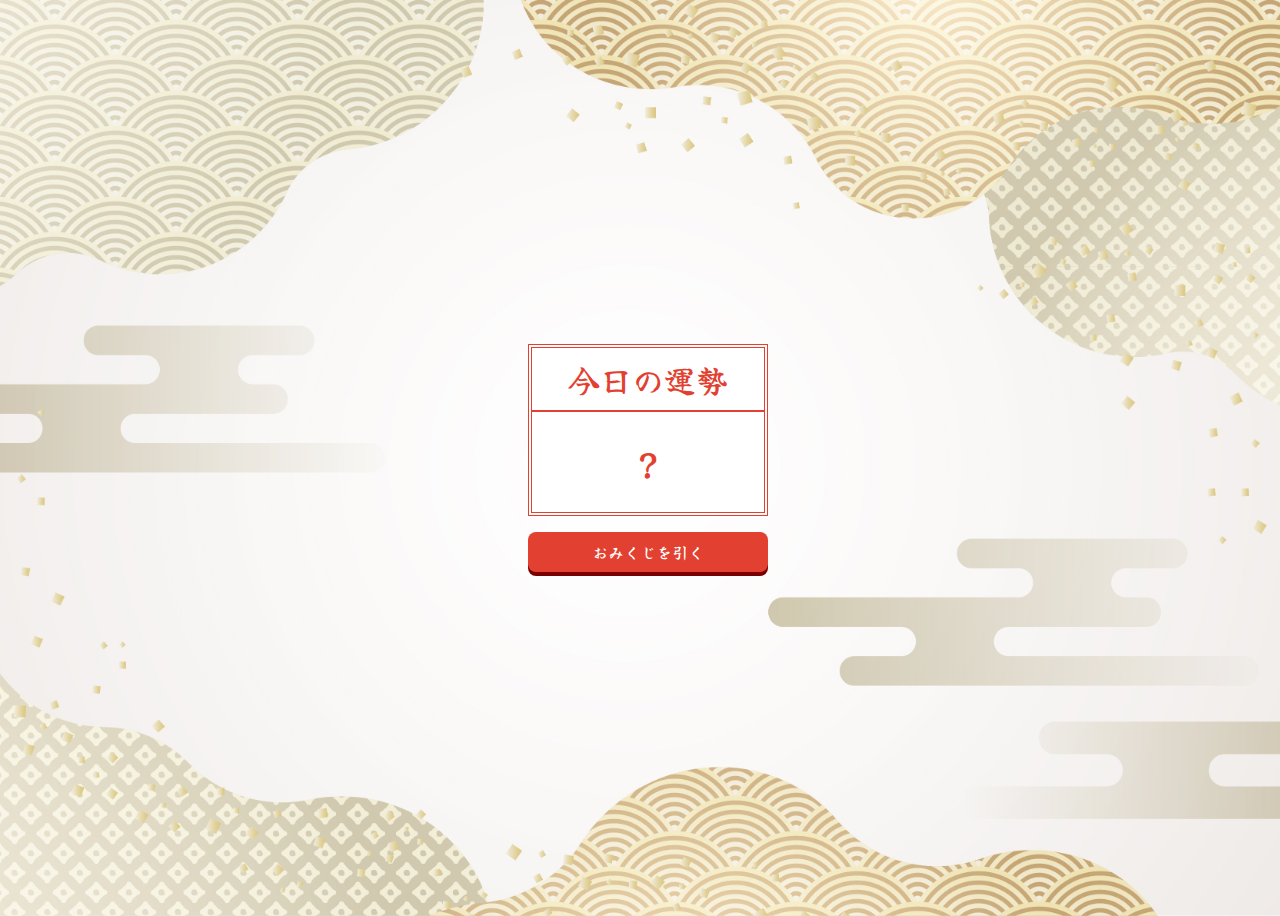
<file: practice-01/index.html>
<!DOCTYPE html>
<html lang="ja">

<head>
  <meta charset="UTF-8">
  <meta name="viewport" content="width=device-width, initial-scale=1.0">
  <link rel="stylesheet" href="style.css">
  <title>おみくじ</title>
</head>

<body>
  <main>
    <section>
      <h1>今日の運勢</h1>
      <p id="result">?</p>
    </section>
    <button id="btn">おみくじを引く</button>
  </main>

  <script src="main.js"></script>
</body>

</html>
</file>
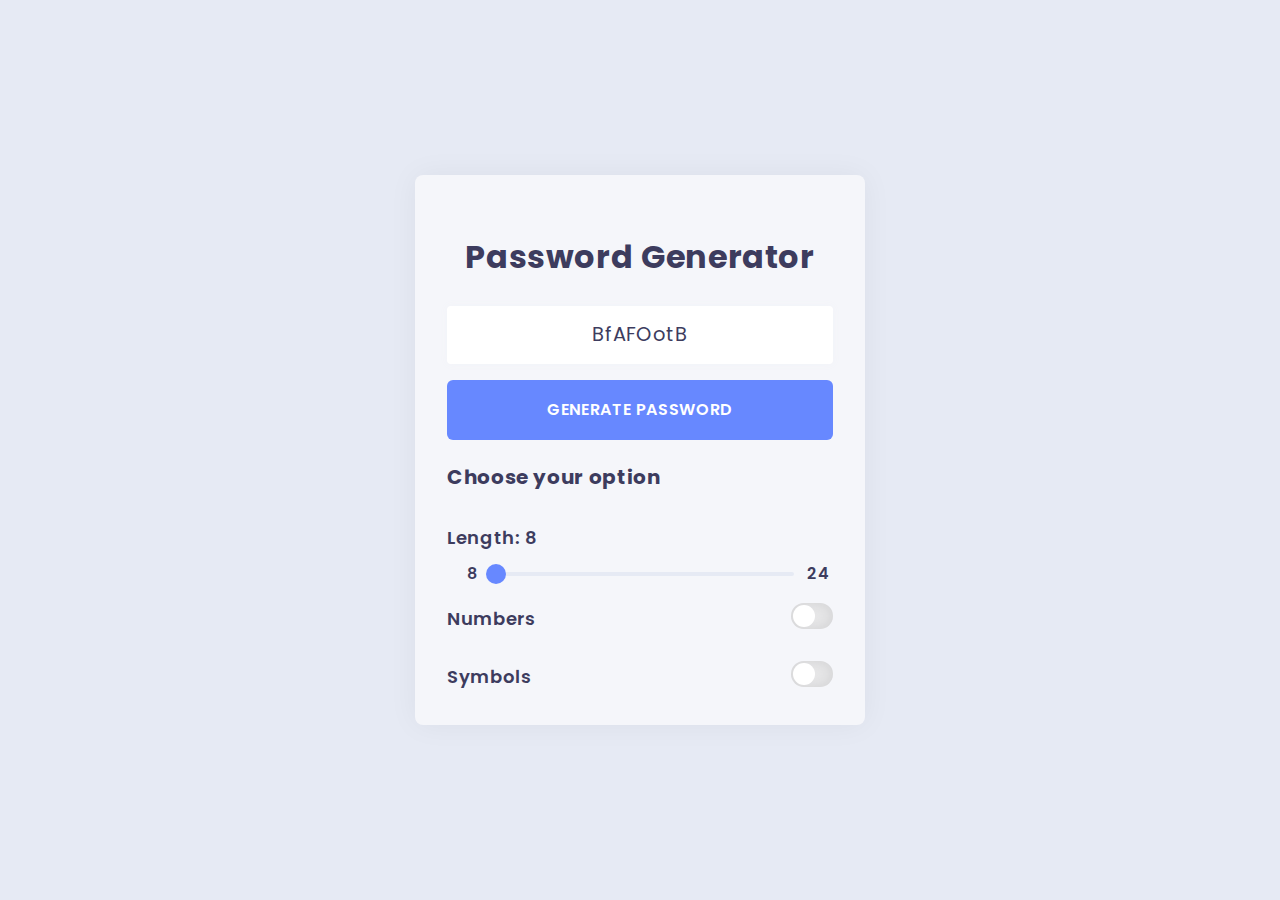
<file: practice-02/index.html>
<!DOCTYPE html>
<html lang="ja">
<head>
  <meta charset="UTF-8">
  <meta name="viewport" content="width=device-width, initial-scale=1.0">
  <link rel="stylesheet" href="style.css">
  <title>Password Generator</title>
</head>
<body>
  <main>
    <h1>Password Generator</h1>
    <p id="result"></p>
    <button id="btn">GENERATE PASSWORD</button>
    <fieldset>
      <legend>Choose your option</legend>
      <label class="range">
        <span class="label-range">
          Length:<span id="password-length">8</span>
        </span>
        <input type="range" id="slider" min="8" max="24" value="8">
      </label>
      <label for="">Numbers
        <input type="checkbox" switch id="numbers-checkbox">
      </label>
      <label for="">Symbols
        <input type="checkbox" switch id="symbols-checkbox">
      </label>
    </fieldset>
  </main>
  <script src="main.js"></script>
</body>
</html>
</file>
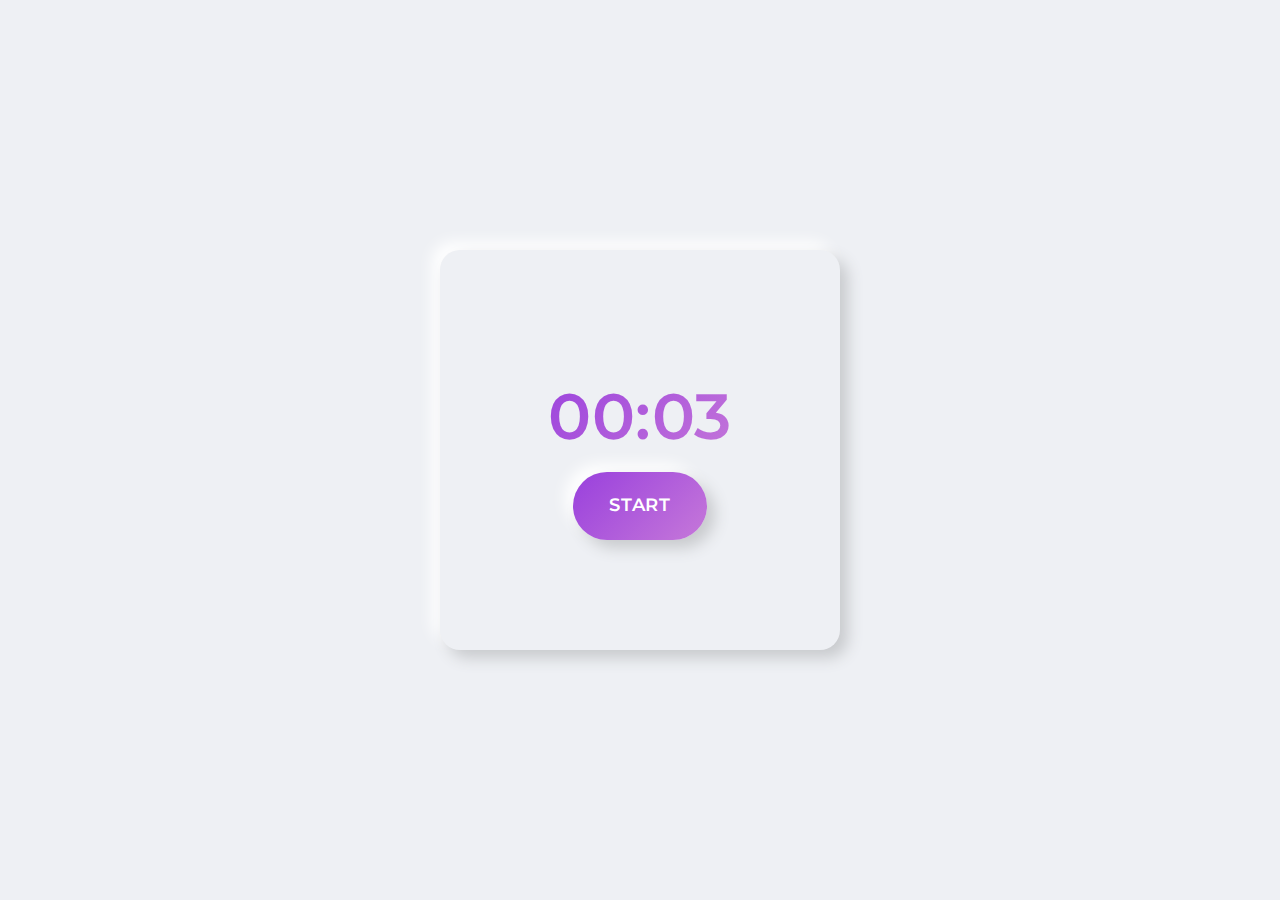
<file: practice-03/index.html>
<!DOCTYPE html>
<html lang="en">
<head>
  <meta charset="UTF-8">
  <meta name="viewport" content="width=device-width, initial-scale=1.0">
  <link rel="stylesheet" href="style.css">
  <title>Countdown Timer</title>
</head>
<body>
  <main>
    <p id="timer" class="timer">00:03</p>
    <button id="btn" class="btn">START</button>
  </main>
  <script src="main.js"></script>
</body>
</html>
</file>
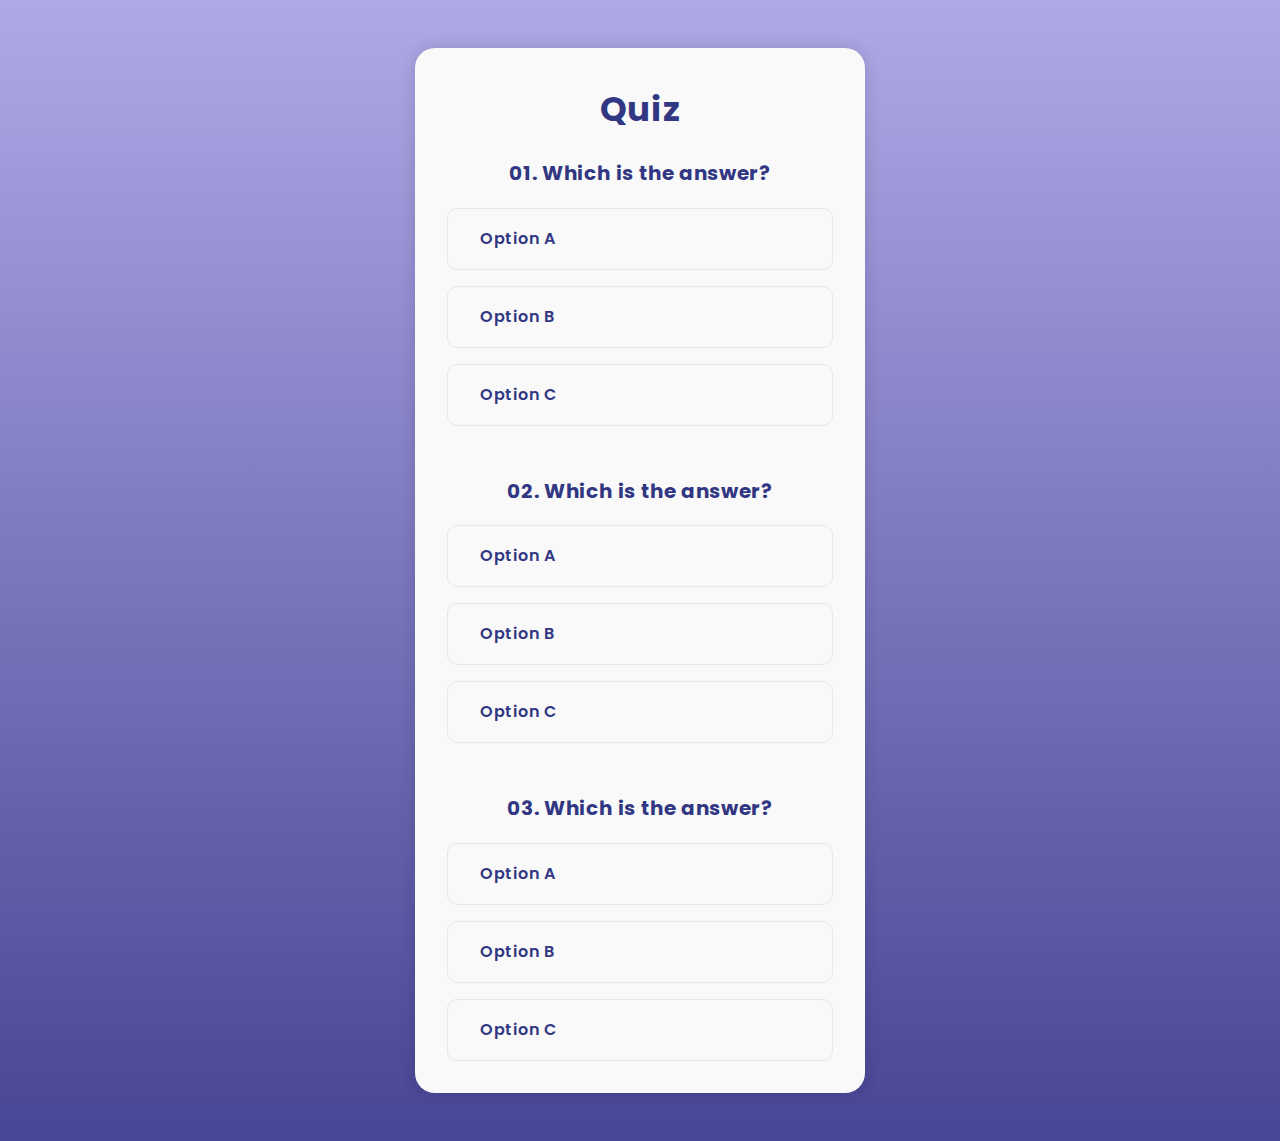
<file: practice-04/index.html>
<!DOCTYPE html>
<html lang="ja">
<head>
  <meta charset="UTF-8">
  <meta name="viewport" content="width=device-width, initial-scale=1.0">
  <link rel="stylesheet" href="https://fonts.googleapis.com/css2?family=Material+Symbols+Outlined:opsz,wght,FILL,GRAD@24,400,1,0" />
  <link rel="stylesheet" href="style.css">
  <title>Quiz</title>
</head>
<body>
  <main>
    <h1>Quiz</h1>
  </main>
  <script src="main.js"></script>
</body>
</html>
</file>
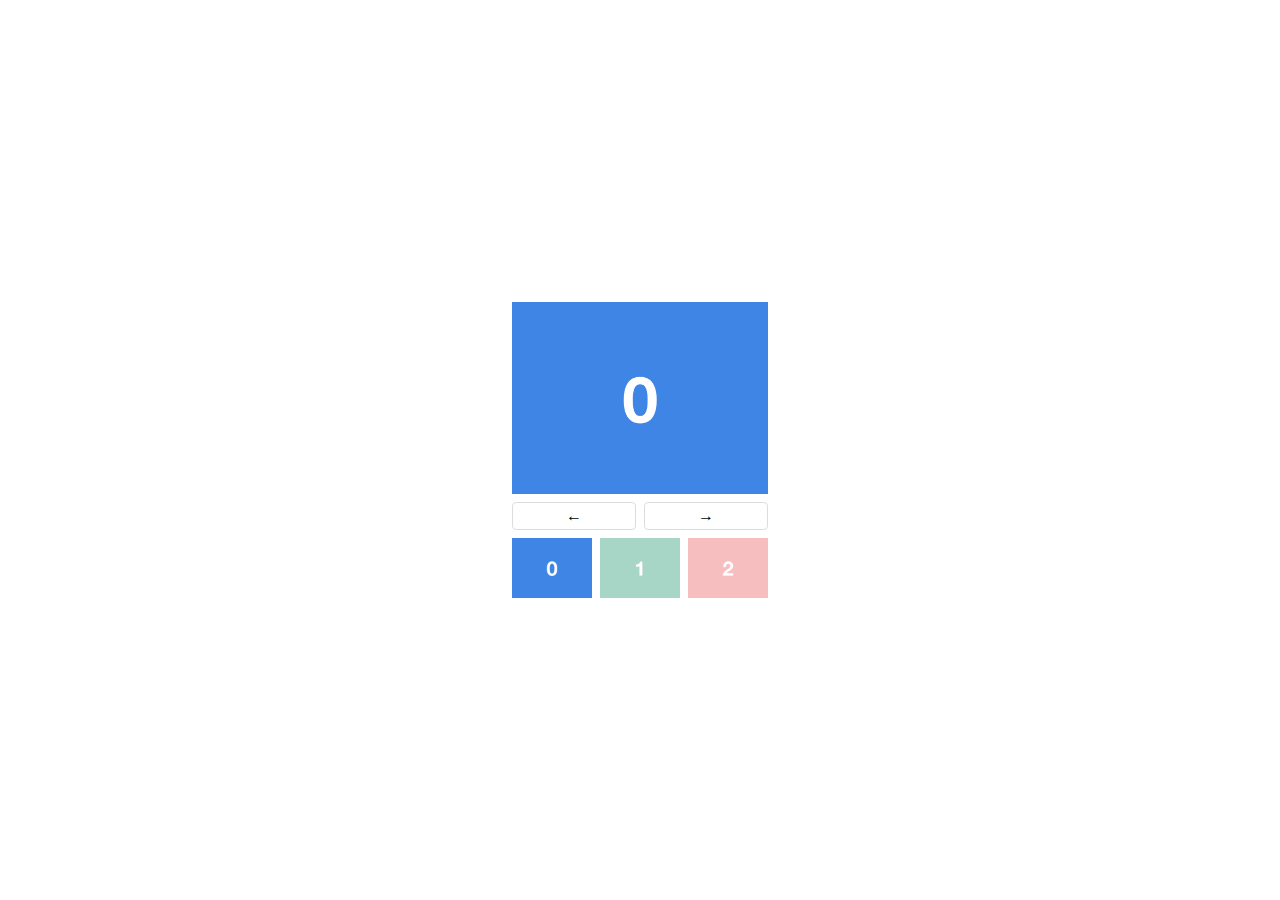
<file: practice-05/index.html>
<!DOCTYPE html>
<html lang="en">
<head>
  <meta charset="UTF-8">
  <meta name="viewport" content="width=device-width, initial-scale=1.0">
  <link rel="stylesheet" href="style.css">
  <title>Slider</title>
</head>
<body>

  <main>
    <img src="./img/pic0.png" width="256" height="192" id="main-img">

    <div class="container">
      <button id="prev">←</button>
      <button id="next">→</button>
    </div>

    <div class="container">
      <img src="./img/pic0.png" width="80" height="60" class="thumbnail active">
      <img src="./img/pic1.png" width="80" height="60" class="thumbnail">
      <img src="./img/pic2.png" width="80" height="60" class="thumbnail">
    </div>
  </main>
  <script src="main.js"></script>
</body>
</html>
</file>
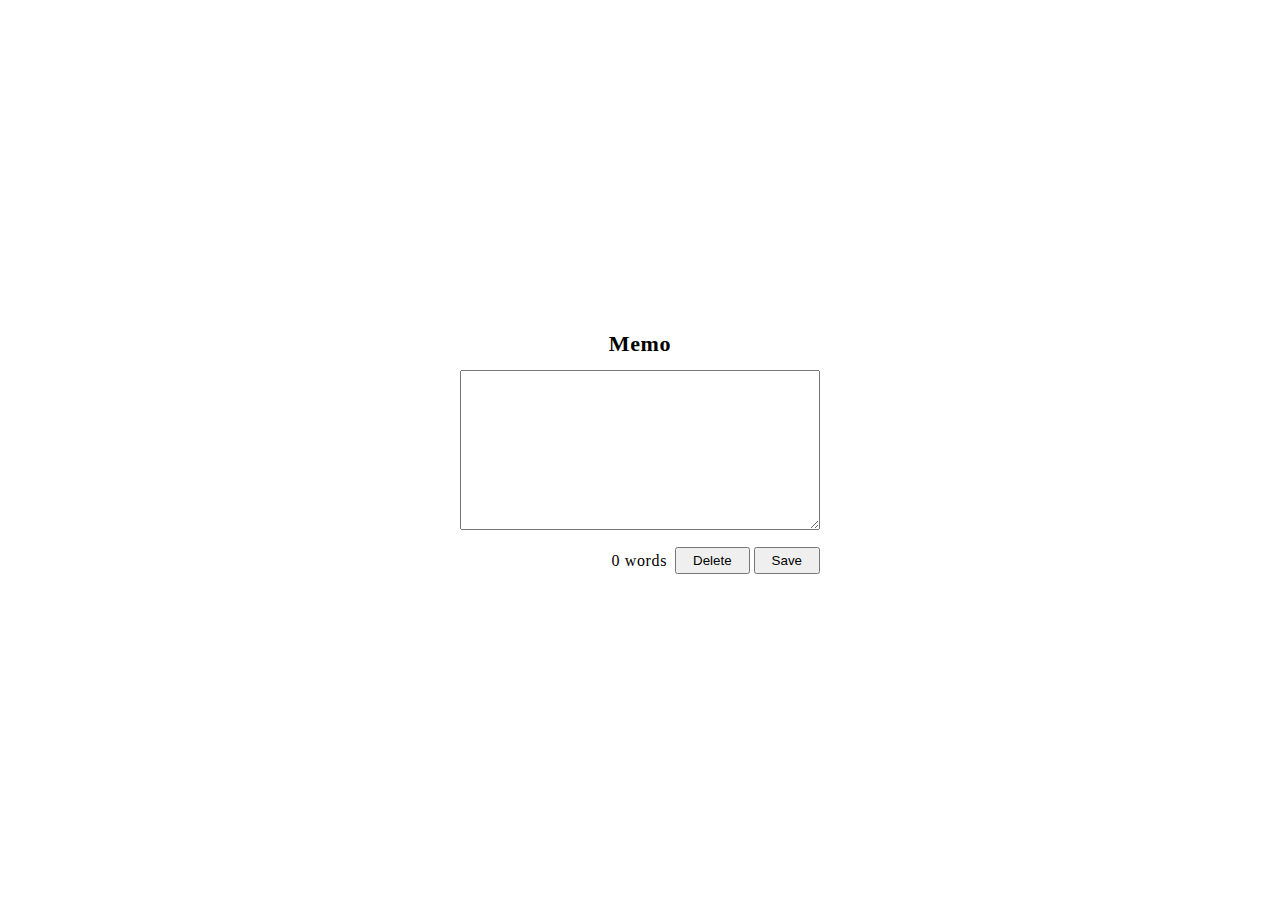
<file: practice-06/index.html>
<!DOCTYPE html>
<html lang="en">
<head>
  <meta charset="UTF-8">
  <meta name="viewport" content="width=device-width, initial-scale=1.0">
  <link rel="stylesheet" href="style.css">
  <title>Memo App</title>
</head>
<body>

  <main>
    <h1>Memo</h1>
    <textarea id="text-area"></textarea>
    <div class="container">
      <span id="message">Saved!</span>
      <span id="words">0 words</span>
      <button id="btn-delete">Delete</button>
      <button id="btn-save">Save</button>
    </div>
  </main>

  <script src="main.js"></script>
</body>
</html>
</file>
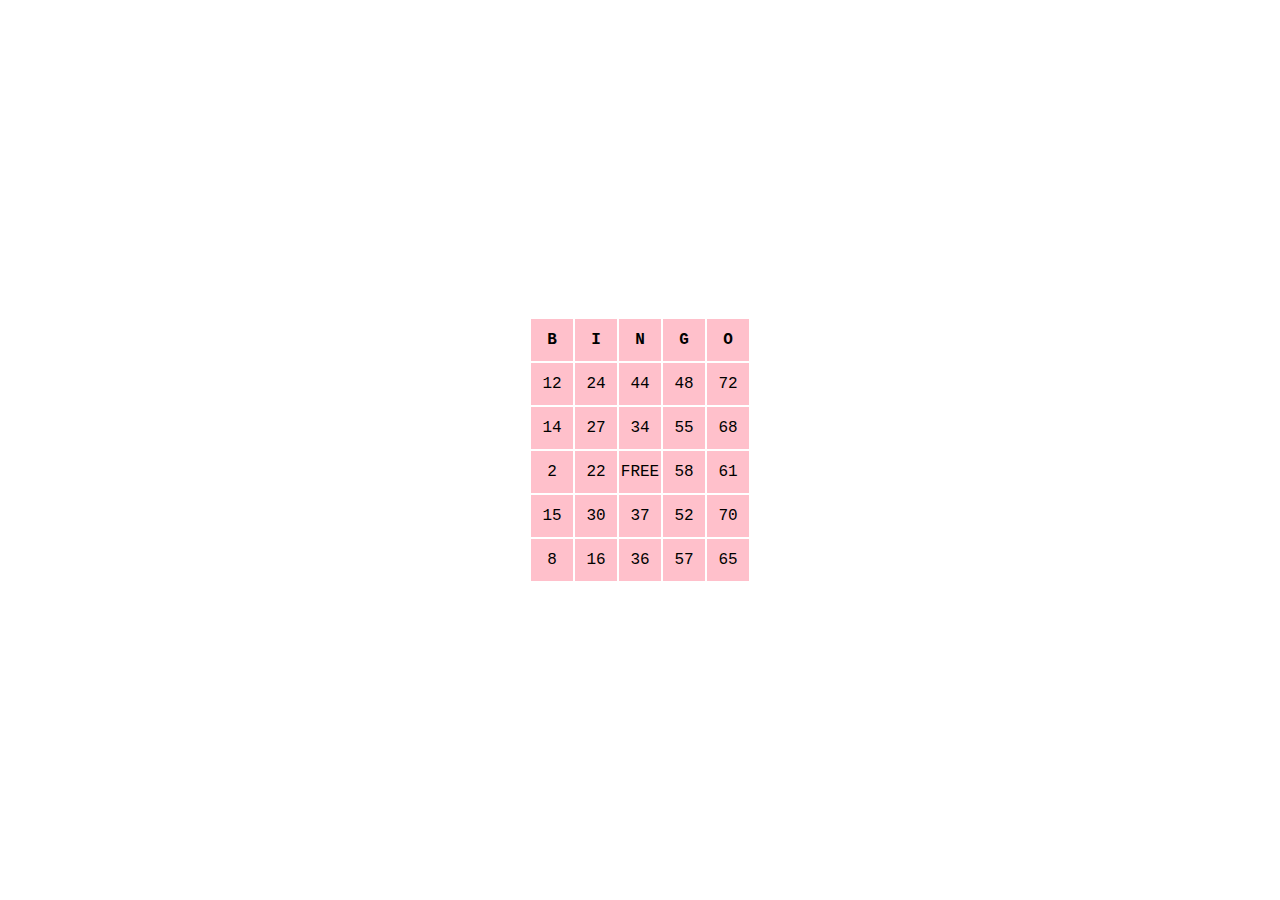
<file: practice-07/index.html>
<!DOCTYPE html>
<html lang="en">
<head>
  <meta charset="UTF-8">
  <meta name="viewport" content="width=device-width, initial-scale=1.0">
  <link rel="stylesheet" href="style.css">
  <title>BINGO</title>
</head>
<body>
  <table>
    <thead>
      <tr>
        <th>B</th>
        <th>I</th>
        <th>N</th>
        <th>G</th>
        <th>O</th>
      </tr>
    </thead>
    <tbody></tbody>
  </table>
  <script src="main.js"></script>
</body>
</html>
</file>
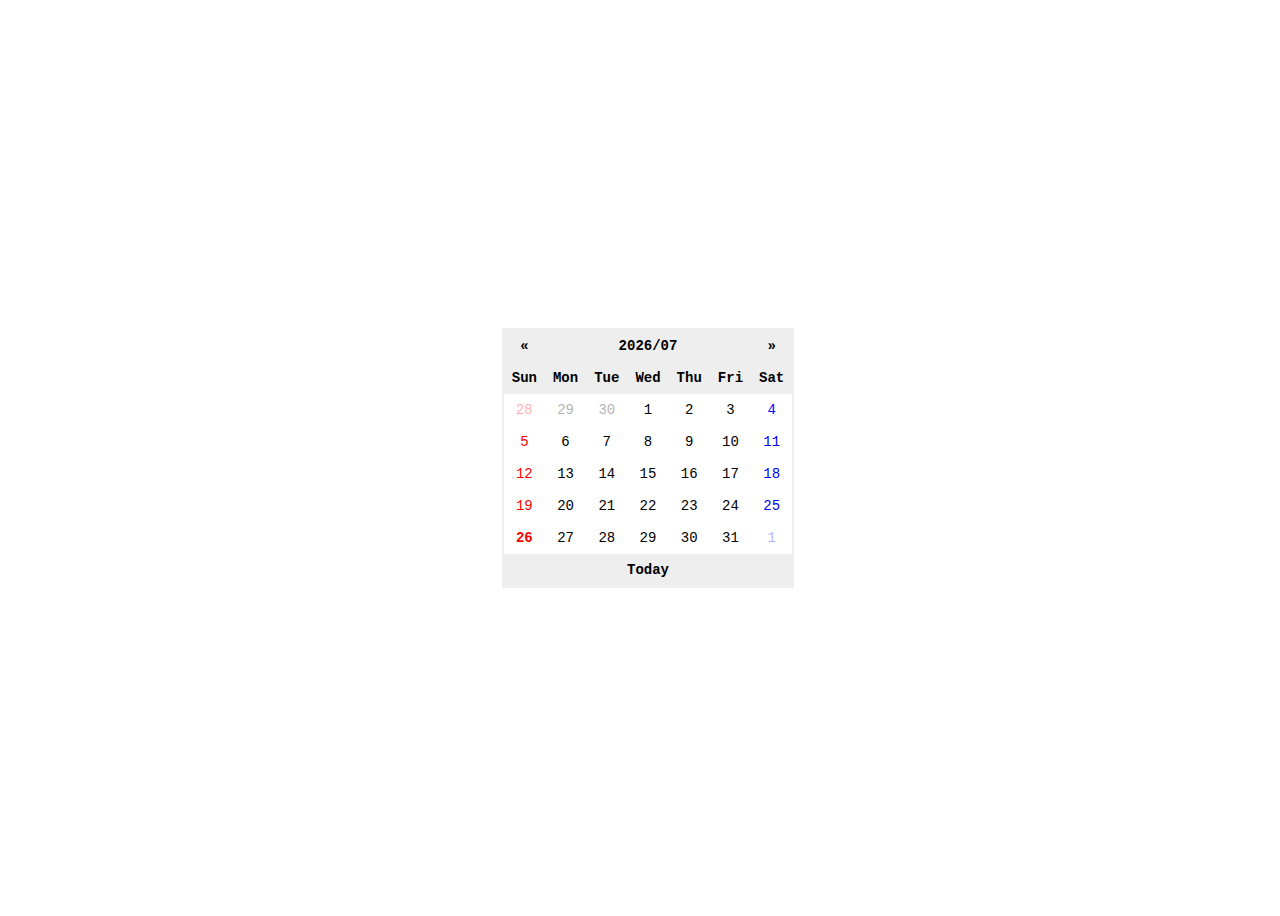
<file: practice-08/index.html>
<!DOCTYPE html>
<html lang="en">
<head>
  <meta charset="UTF-8">
  <meta name="viewport" content="width=device-width, initial-scale=1.0">
  <link rel="stylesheet" href="style.css">
  <title>Calendar</title>
</head>
<body>
  <table>
    <thead>
      <tr>
        <th id="prev">&laquo;</th>
        <th id="title" colspan="5">2020/05</th>
        <th id="next">&raquo;</th>
      </tr>
      <tr>
        <th>Sun</th>
        <th>Mon</th>
        <th>Tue</th>
        <th>Wed</th>
        <th>Thu</th>
        <th>Fri</th>
        <th>Sat</th>
      </tr>
    </thead>
    <tbody></tbody>
    <tfoot>
      <tr>
        <td id="today" colspan="7">Today</td>
      </tr>
    </tfoot>
  </table>
  <script src="main.js"></script>
</body>
</html>
</file>
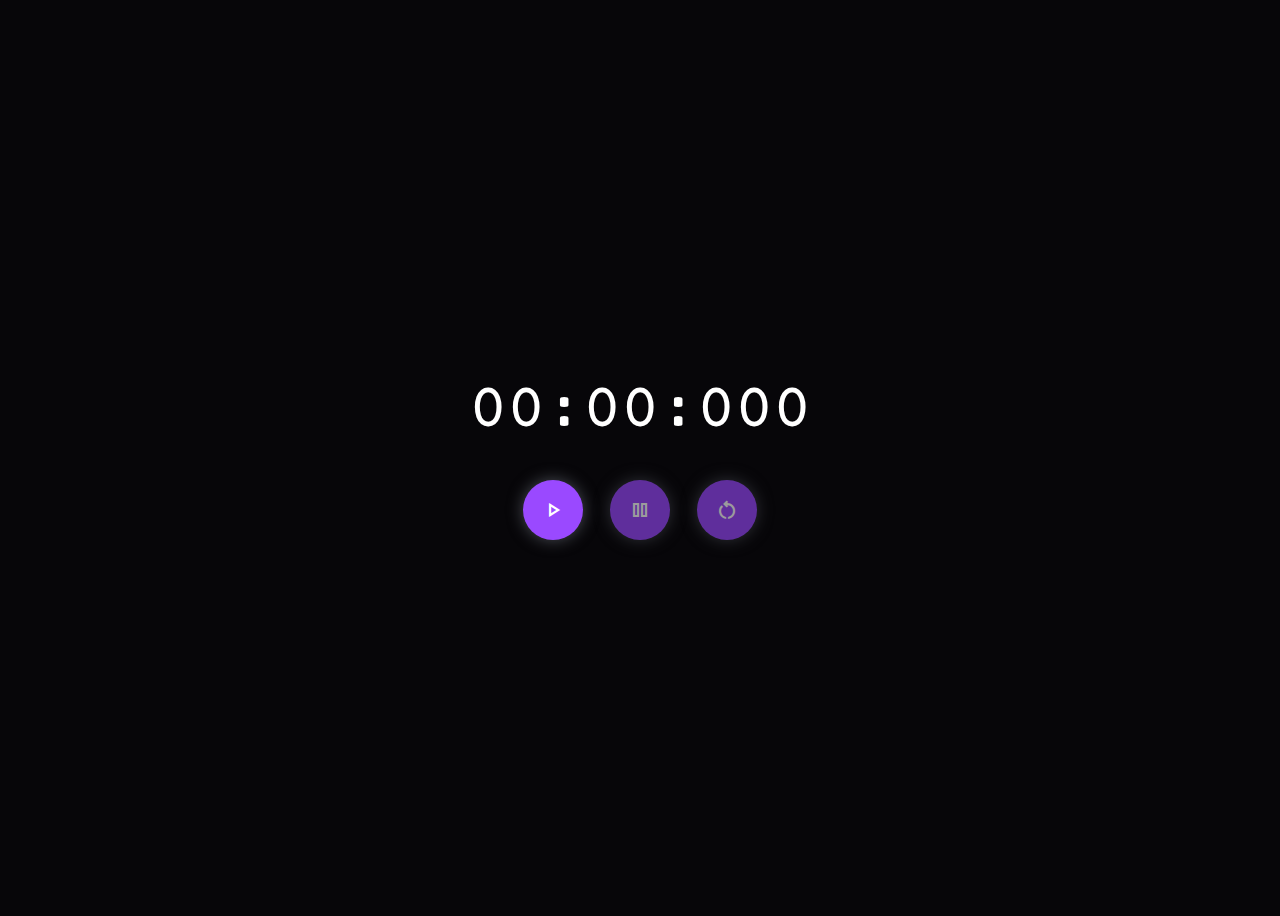
<file: practice-09/index.html>
<!DOCTYPE html>
<html lang="en">

<head>
  <meta charset="UTF-8">
  <meta name="viewport" content="width=device-width, initial-scale=1.0">
  <link rel="stylesheet" href="https://fonts.googleapis.com/css2?family=Material+Symbols+Outlined:opsz,wght,FILL,GRAD@24,400,1,0" />
  <link rel="stylesheet" href="style.css">
  <title>Stopwatch</title>
</head>

<body>

  <div class="container">
    <div id="timer" class="timer_number">00:00:000</div>
    <div class="btn_wrapper">
      <button id="start" class="btn"><span class="material-symbols-outlined">play_arrow</span></button>
      <button id="stop" class="btn"><span class="material-symbols-outlined">pause</span></button>
      <button id="reset" class="btn"><span class="material-symbols-outlined">restart_alt</span></button>
    </div>
  </div>

  <script src="main.js"></script>
</body>

</html>
</file>
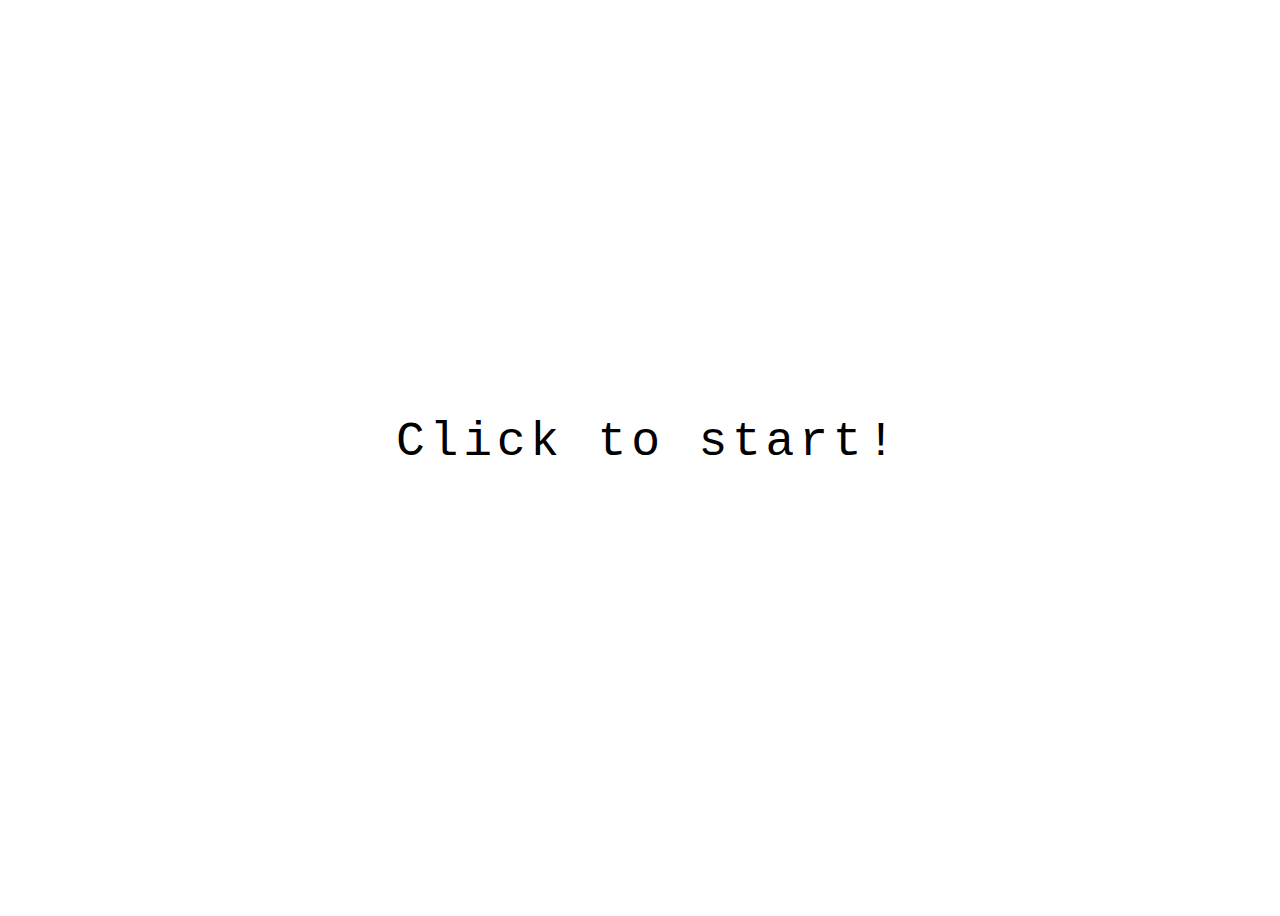
<file: practice-10/index.html>
<!DOCTYPE html>
<html lang="en">
<head>
  <meta charset="UTF-8">
  <meta name="viewport" content="width=device-width, initial-scale=1.0">
  <link rel="stylesheet" href="style.css">
  <title>Typing Game</title>
</head>
<body>
  <p id="target">Click to start!</p>
  <p id="result"></p>

  <script src="main.js"></script>
</body>
</html>
</file>
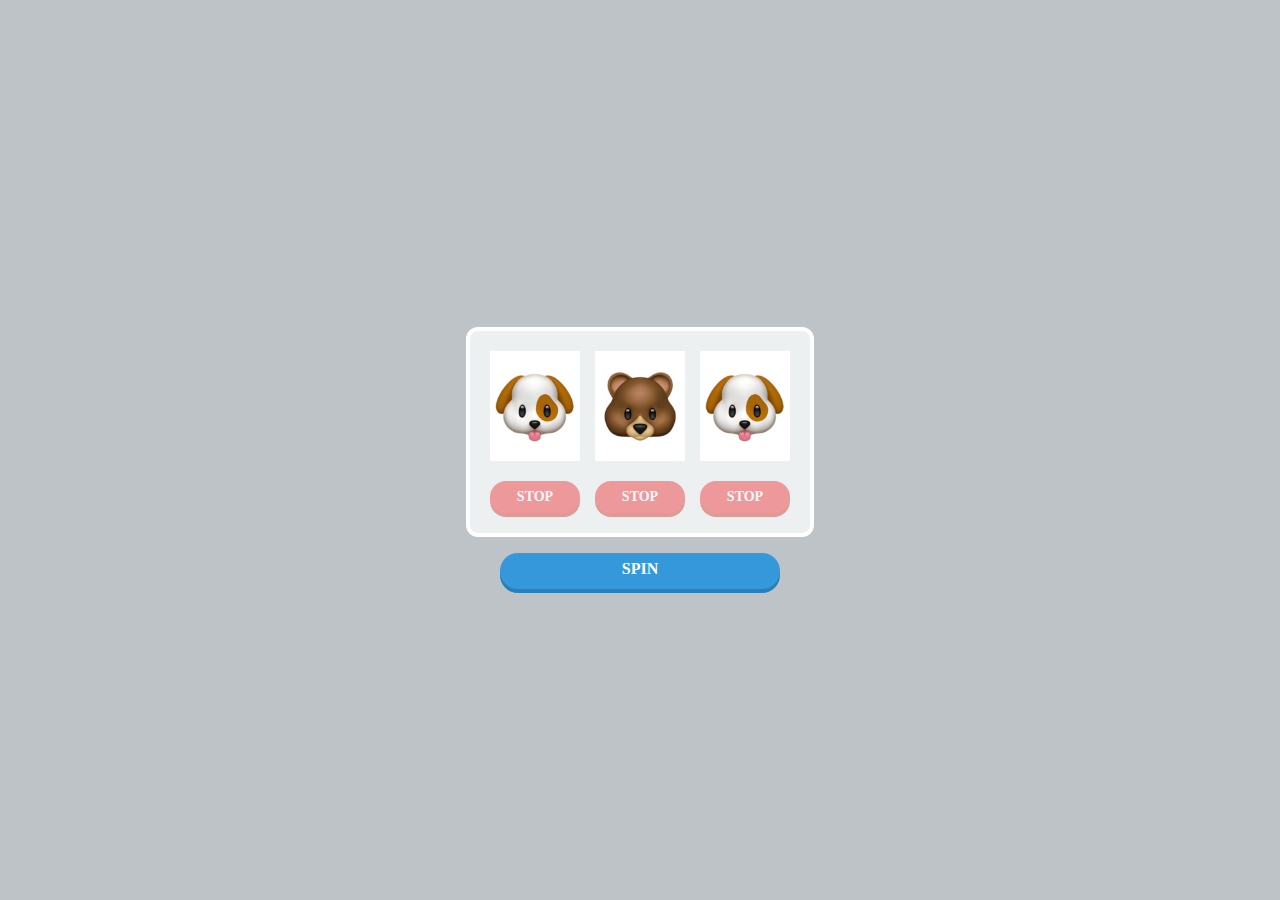
<file: practice-11/index.html>
<!DOCTYPE html>
<html lang="en">
<head>
  <meta charset="UTF-8">
  <meta name="viewport" content="width=device-width, initial-scale=1.0">
  <link rel="stylesheet" href="style.css">
  <title>Slot Machine</title>
</head>
<body>
  <main></main>

  <div id="spin">SPIN</div>
  <script src="main.js"></script>
</body>
</html>
</file>
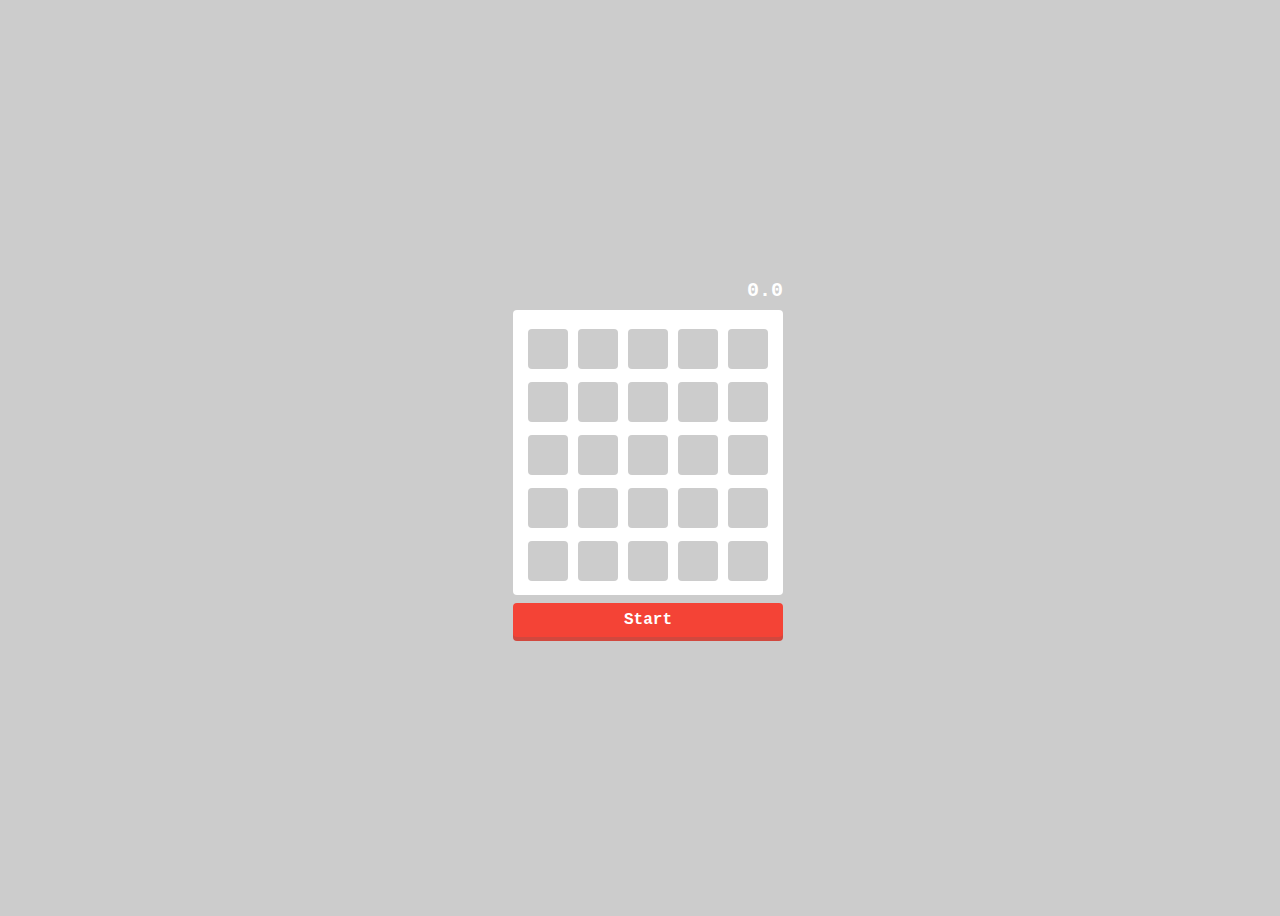
<file: practice-12/index.html>
<!DOCTYPE html>
<html lang="en">
<head>
  <meta charset="UTF-8">
  <meta name="viewport" content="width=device-width, initial-scale=1.0">
  <link rel="stylesheet" href="style.css">
  <title>Numbers Game</title>
</head>
<body>
  <div id="container">
    <div id="timer">0.0</div>
    <ul id="board">
    </ul>
    <div id="btn">Start</div>
  </div>
  <script src="main.js"></script>
</body>
</html>
</file>
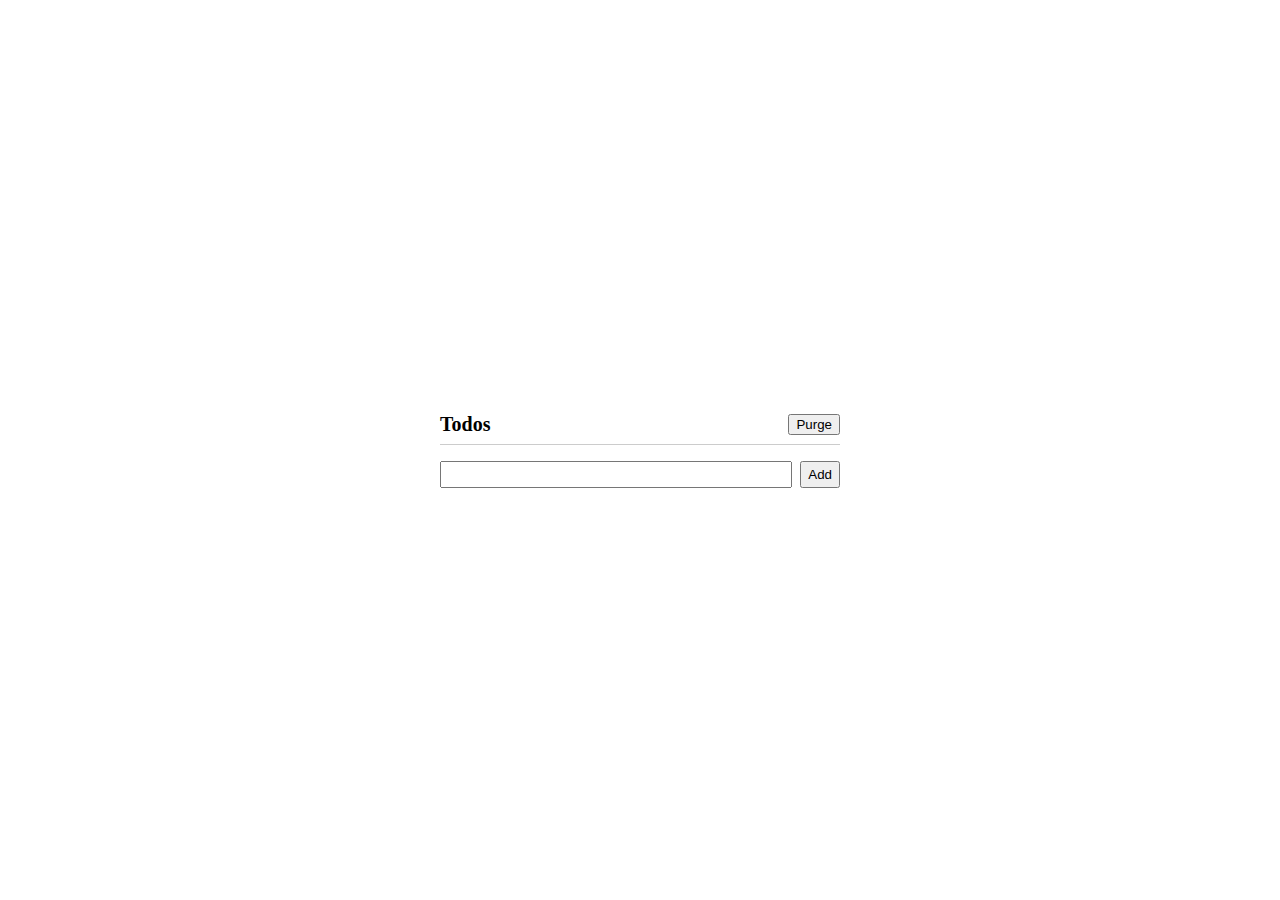
<file: practice-13/index.html>
<!DOCTYPE html>
<html lang="en">
<head>
  <meta charset="UTF-8">
  <meta name="viewport" content="width=device-width, initial-scale=1.0">
  <link rel="stylesheet" href="style.css">
  <title>Todo list</title>
</head>
<body>
  <div class="container">
    <h1>
      Todos
      <button id="purge">Purge</button>
    </h1>
    <script src="main.js"></script>
    <ul id="todos">
    </ul>
    <form id="add-form">
      <input type="text">
      <button>Add</button>
    </form>
  </div>
  <script src="main.js"></script>
</body>
</html>
</file>
<file: practice-01/style.css>
@charset "utf-8";

@import url('https://fonts.googleapis.com/css2?family=Yuji+Syuku&display=swap');

:root {
  --color-primary: #e24131;
}

body {
  width: 100%;
  height: 100vh;
  display: flex;
  justify-content: center;
  align-items: center;
  font-family: "Yuji Syuku", serif;
  background: url(bg.jpg) no-repeat center/cover;
}

main {
  width: 240px;
  margin: 32px auto;
}

section {
  color: var(--color-primary);
  text-align: center;
  border: 4px double var(--color-primary);
}

h1, p {
  background: #fff;
  margin: 0;
}

h1 {
  border-bottom: 2px solid var(--color-primary);
  font-weight: normal;
  padding: 8px 0;
}

p {
  font-size: 36px;
  font-weight: bold;
  padding: 24px 0;
}

button {
  all: unset;
  width: 100%;
  text-align: center;
  color: #FFF;
  background: var(--color-primary);
  border-radius: 8px;
  padding: 8px 0;
  margin-top: 16px;
  box-shadow: 0 4px #7a0000;
  cursor: pointer;
  opacity: 1;
  transition: opacity .3s;
}

button:hover {
  opacity: .8;
}

button:active {
  box-shadow: 0 1px #7a0000;
  transform: translateY(3px)
}
</file>
<file: practice-02/style.css>
@charset "utf-8";

@import url('https://fonts.googleapis.com/css2?family=Poppins:ital,wght@0,100;0,200;0,300;0,400;0,500;0,600;0,700;0,800;0,900;1,100;1,200;1,300;1,400;1,500;1,600;1,700;1,800;1,900&display=swap');

:root {
  --color-primary: #6788ff;
  --color-primary-tint: #e6eaf4;
  --color-white: #FFF;
  --color-font: #3d3c5e;
}

*,
html,
body {
  box-sizing: border-box;
}

body {
  display: flex;
  justify-content: center;
  align-items: center;
  width: 100%;
  height: 100vh;
  color: var(--color-font);
  font-family: "Poppins", sans-serif;
  letter-spacing: 0.04em;
  line-height: 1.75;
  background: var(--color-primary-tint);
  padding: 0;
  margin: 0;
}

main {
  width: 90%;
  max-width: 450px;
  margin: 0 auto;
  box-shadow: 0 0 30px rgba(15, 15, 15, .05);
  border-radius: 8px;
  padding: 2em;
  margin: 0 auto;
  background: #f5f6fa;
}

h1 {
  color: var(--color-primary-shade);
  text-align: center;
  padding: 0;
}

p {
  text-align: center;
  font-size: clamp(12px, 1.52vw, 22px);
  border-radius: 4px;
  padding: 12px 0;
  margin: 0;
  background: var(--color-white);
  box-shadow: 0 0 8px #F2F3F8;
}

button {
  all: unset;
  width: 100%;
  text-align: center;
  color: var(--color-white);
  font-weight: 600;
  background: var(--color-primary);
  border-radius: 6px;
  padding: 16px 32px;
  margin-top: 16px;
  cursor: pointer;
  opacity: 1;
  box-sizing: border-box;
}

button:active {
  opacity: .8;
}

fieldset {
  border: none;
  border-radius: 6px;
  padding: 0;
  margin: 0 auto;
}

legend {
  font-size: 20px;
  font-weight: 700;
  padding: 20px 0 0;
}

#password-length {
  width: 24px;
  display: inline-block;
  text-align: center;
}

fieldset label {
  display: flex;
  justify-content: space-between;
  width: 100%;
  font-size: 18px;
  font-weight: 600;
  margin: 1.5em 0 0;
}

fieldset .range,
fieldset .label-range {
  display: block;
}

fieldset label input[type="range"] {
  all: unset;
  display: flex;
  justify-content: space-between;
  align-items: center;
  width: 80%;
  background: var(--color-primary-tint);
  height: 4px;
  border-radius: 100vh;
  margin: 1em auto;
  position: relative;
  cursor: pointer;
}

input[type="range"]::-webkit-slider-thumb {
  -webkit-appearance: none;
  appearance: none;
  height: 20px;
  width: 20px;
  background-color: var(--color-primary);
  border-radius: 50%;
}

input[type="range"]::-moz-range-thumb {
  border: none;
  height: 20px;
  width: 20px;
  background-color: var(--color-primary);
  border-radius: 50%;
}

fieldset label input[type="range"]::before,
fieldset label input[type="range"]::after {
  position: absolute;
  top: 50%;
  transform: translateY(-50%);
  display: inline-block;
  font-size: 16px;
}

fieldset label input[type="range"]::before {
  content: attr(min);
  left: -35px;
  padding-left: 1em;
}

fieldset label input[type="range"]::after {
  content: attr(max);
  right: -35px;
}

fieldset label input[type="checkbox"]{
  all: unset;
  width: 42px;
  height: 26px;
  background: #E9E9EA;
  border-radius: 100vh;
  box-shadow: inset -0px 0px 15px 0px rgba(95, 95, 99, 0.18);
  position: relative;
  transition: background .5s;
  cursor: pointer;
}

fieldset label input[type="checkbox"]::before {
  content: "";
  position: absolute;
  top: 50%;
  left: 2px;
  transform: translateY(-50%);
  width: 22px;
  height: 22px;
  background: #fff;
  border-radius: 50%;
  transition-duration: 300ms;
}

fieldset label input[type="checkbox"]:checked {
  background: var(--color-primary);
}

fieldset label input[type="checkbox"]:checked::before {
  transform: translate(16px, -50%);
}
</file>
<file: practice-03/style.css>
@import url('https://fonts.googleapis.com/css2?family=Montserrat:ital,wght@0,100..900;1,100..900&display=swap');

:root {
  --color-primary:linear-gradient(135deg, #9940DD, #C678D9);
}

body {
  display: flex;
  justify-content: center;
  align-items: center;
  font-family: "Montserrat", san-serif;
  letter-spacing: .04em;
  line-height: 1.75;
  background: rgb(238, 240, 244);
  padding: 0;
  margin: 0;
  width: 100%;
  height: 100vh;
}

main {
  display: flex;
  flex-direction: column;
  justify-content: center;
  align-items: center;
  box-shadow: rgb(200, 202, 205) 8px 8px 15px, rgb(255, 255, 255) -8px -8px 15px;
  width: 85%;
  max-width: 400px;
  height: 400px;
  border-radius: 20px;
  padding: 20px;
  margin: 0 auto;
  box-sizing: border-box;
}

.timer {
  display: inline-block;
  font-size: 4em;
  font-weight: 600;
  background: var(--color-primary);
  -webkit-background-clip: text;
  -webkit-text-fill-color: transparent;
  margin: 0 auto;
}

.btn {
  all: unset;
  display: inline-block;
  text-align: center;
  color: #FFF;
  font-size: 18px;
  font-weight: 600;
  padding: 18px 36px;
  background: var(--color-primary);
  border-radius: 100vh;
  box-shadow: rgb(200, 202, 205) 8px 8px 15px, rgb(255, 255, 255) -8px -8px 15px;
  box-sizing: border-box;
  cursor: pointer;
  position: relative;
}

.btn:disabled {
  cursor: not-allowed;
}

.btn:disabled::before {
  content: "";
  position: absolute;
  top: 0;
  left: 0;
  width: 100%;
  height: 100%;
  background: rgba(87, 87, 87, 0.4);
  border-radius: 100vh;
}
</file>
<file: practice-04/style.css>
@import url('https://fonts.googleapis.com/css2?family=Poppins:ital,wght@0,100;0,200;0,300;0,400;0,500;0,600;0,700;0,800;0,900;1,100;1,200;1,300;1,400;1,500;1,600;1,700;1,800;1,900&display=swap');

body {
  display: flex;
  justify-content: center;
  align-items: center;
  width: 100%;
  height: 100%;
  color: #313782;
  font-family: "Poppins", sans-serif;
  letter-spacing: 0.04em;
  line-height: 1.75;
  background: linear-gradient(180deg, #AFA9E6, #474595);
  padding: 0;
  margin: 3em auto;
}

main {
  width: 85%;
  max-width: 450px;
  background: #F9F9F9;
  border-radius: 20px;
  box-shadow: 0 0 16px rgba(0, 0, 0, .15);
  padding: 2em;
  margin: 0 auto;
  box-sizing: border-box;
}

section:not(:last-child) {
  margin-bottom: 3em;
}

h1 {
  text-align: center;
  font-size: 34px;
  padding: 0;
  margin: 0 auto;
}

h2 {
  text-align: center;
  font-size: 20px;
}

ul {
  list-style: none;
  padding: 0;
  margin: 0;
}

li {
  font-weight: 600;
  border-radius: 10px;
  border: 1px solid #e8e8e8;
  padding: 1em 2em;
  box-sizing: border-box;
  cursor: pointer;
}

li:not(:last-child) {
  margin-bottom: 1em;
}

.correct,
.wrong {
  position: relative;
}


.correct {
  color: #FFF;
  background: #18B38D;
}

.wrong {
  color: #FFF;
  background: #e95d5d;
}

.correct::after,
.wrong::after {
  position: absolute;
  top: 50%;
  right: 1em;
  transform: translateY(-50%);
  display: inline-block;
  font-family: 'Material Symbols Outlined';
  font-size: 24px;
  font-weight: normal;
  -webkit-font-feature-settings: 'liga';
  -webkit-font-smoothing: antialiased;
}

.correct::after {
  content: "\e86c";
}

.wrong::after {
  content: "\e5c9";
}
</file>
<file: practice-05/style.css>
body {
  width: 100%;
  height: 100vh;
  display: flex;
  justify-content: center;
  align-items: center;
  padding: 0;
  margin: 0;
}

main {
  width: 80%;
  max-width: 256px;
  margin: 0 auto;
}

img {
  vertical-align: bottom;
}

.container {
  display: flex;
  justify-content: space-between;
  margin-top: 8px;
}

button {
  all: unset;
  width: 124px;
  text-align: center;
  padding: 4px 0;
  background: #fff;
  border: 1px solid #ddd;
  border-radius: 4px;
  box-sizing: border-box;
  cursor: pointer;
}

.thumbnail {
  cursor: pointer;
  opacity: .4;
}

.active {
  opacity: 1;
}
</file>
<file: practice-06/style.css>
body {
  display: flex;
  justify-content: center;
  align-items: center;
  width: 100%;
  height: 100vh;
  letter-spacing: .04em;
  line-height: 1.75;
  padding: 0;
  margin: 0;
}

main {
  width: 360px;
  margin: 0 auto;
}

h1 {
  font-size: 22px;
  text-align: center;
  margin: 0;
}

textarea {
  width: 100%;
  height: 160px;
  max-height: 350px;
  resize: vertical;
  font-size: 16px;
  padding: 8px;
  margin-top: 6px;
  box-sizing: border-box;
}

#message {
  font-size: 14px;
  margin-right: auto;
  opacity: 0;
  transition: opacity 300ms;
}

#words {
  margin-right: 4px;
}

button {
  padding: 4px 16px;
  cursor: pointer;
}

.container {
  display: flex;
  align-items: center;
  gap: 4px;
  margin-top: 8px;
}

.appear {
  opacity: 1;
}
</file>
<file: practice-07/style.css>
body {
  display: flex;
  justify-content: center;
  align-items: center;
  width: 100%;
  height: 100vh;
  font-family: 'Courier New', Courier, monospace;
  padding: 0;
  margin: 0;
}

th,
td {
  width: 40px;
  height: 40px;
  text-align: center;
  line-height: 40px;
  background: pink;
}
</file>
<file: practice-08/style.css>
body {
  display: flex;
  justify-content: center;
  align-items: center;
  width: 100%;
  height: 100vh;
  font-family: 'Courier New', Courier, monospace;
  font-size: 14px;
}

table {
  border: 2px solid #eee;
  border-collapse: collapse;
}

thead,
tfoot {
  background: #eee;
}

th,
td {
  padding: 8px;
  text-align: center;
}

tbody td:first-child {
  color:red;
}

tbody td:last-child {
  color:blue;
}

tfoot {
  font-weight: bold;
}

td.disabled {
  opacity: .3;
}

td.today {
  font-weight: bold;
}

#prev,
#next,
#today {
  cursor: pointer;
  user-select: none;
}
</file>
<file: practice-09/style.css>
@import url('https://fonts.googleapis.com/css2?family=Courier+Prime:ital,wght@0,400;0,700;1,400;1,700&display=swap');

body {
  color: #FFF;
  font-family: "Courier Prime", monospace;
  background: #070609;
}

.container {
  display: flex;
  flex-direction: column;
  justify-content: center;
  align-items: center;
  width: 90%;
  max-width: 500px;
  height: 100vh;
  margin: 0 auto;
}

.timer_number {
  font-size: min(12.8vw, 4em);
}

.btn_wrapper {
  display: flex;
  justify-content: space-between;
  align-items: center;
  margin-top: 2em;
}

.btn {
  display: flex;
  justify-content: center;
  align-items: center;
  width: 60px;
  height: 60px;
  border-radius: 50%;
  color: #FFF;
  background: #9a49ff;
  border: none;
  margin: 0 1em;
  cursor: pointer;
  box-shadow: 0 0 16px #4a4d55;
}

.btn:disabled {
  cursor: not-allowed;
  opacity: .6;
}
</file>
<file: practice-10/style.css>
body {
  display: flex;
  flex-direction: column;
  justify-content: center;
  align-items: center;
  width: 100%;
  height: 100vh;
  font-family: 'Courier New', Courier, monospace;
  text-align: center;
}

#target {
  font-size: 48px;
  letter-spacing: 0.1em;
}
</file>
<file: practice-11/style.css>
body {
  display: flex;
  flex-direction: column;
  justify-content: center;
  align-items: center;
  width: 100%;
  height: 100vh;
  background: #bdc3c7;
  font-size: 16px;
  font-weight: bold;
  padding: 0;
  margin: 0;
}

main {
  display: flex;
  justify-content: space-between;
  width: 300px;
  background: #ecf0f1;
  padding: 20px;
  border: 4px solid #fff;
  border-radius: 12px;
  margin: 16px auto;
}

.panel img {
  width: 90px;
  height: 110px;
  margin-bottom: 1em;
  background: #fff;
  object-fit: contain;
  padding: 5px;
  box-sizing: border-box;
}

.stop {
  width: 90px;
  height: 32px;
  background: #ef454a;
  cursor: pointer;
  box-shadow: 0 4px 0 #D1483e;
  border-radius: 16px;
  line-height: 32px;
  text-align: center;
  font-size: 14px;
  color: #FFF;
  user-select: none;
}

#spin {
  width: 280px;
  height: 36px;
  background: #3498db;
  cursor: pointer;
  box-shadow: 0 4px 0 #2880b9;
  border-radius: 18px;
  line-height: 32px;
  text-align: center;
  color: #FFF;
  user-select: none;
  margin: 0 auto;
}

.unmatched {
  opacity: .5;
}

.inactive {
  opacity: .5;
}
</file>
<file: practice-12/style.css>
body {
  display: flex;
  flex-direction: column;
  justify-content: center;
  align-items: center;
  width: 100%;
  height: 100vh;
  color: #fff;
  font-size: 16px;
  font-family: "Courier New", Courier, monospace;
  font-weight: bold;
  background: #ccc;
}

#container {
  margin: 16px auto;
}

#board {
  display: flex;
  flex-wrap: wrap;
  list-style-type: none;
  padding: 10px;
  background: #fff;
  border-radius: 4px;
  margin: 0 0 8px;
}

#board li {
  text-align: center;
  line-height: 40px;
  width: 40px;
  height: 40px;
  background: #00aaff;
  border-radius: 4px;
  box-shadow: 0 4px 0 #0088cc;
  margin: 5px;
  cursor: pointer;
}

#board li.pressed {
  background: #ccc;
  box-shadow: none;
  margin-top: 9px;
  margin-bottom: 4px;
}

#timer {
  text-align: right;
  font-size: 20px;
  margin-bottom: 8px;
}

#btn {
  text-align: center;
  background: #f44336;
  padding: 8px;
  border-radius: 4px;
  box-shadow: 0 4px 0 #d1483e;
  cursor: pointer;
  user-select: none;
}

#btn:active {
  margin-top: 12px;
  box-shadow: none;
}
</file>
<file: practice-13/style.css>
body {
  display: flex;
  flex-direction: column;
  justify-content: center;
  align-items: center;
  width: 100%;
  height: 100vh;
  padding: 0;
  margin: 0;
}

.container {
  width: 400px;
  margin: 16px auto;
}

h1 {
  display: flex;
  justify-content: space-between;
  align-items: center;
  font-size: 20px;
  border-bottom: 1px solid #ccc;
  padding-bottom: 8px;
  margin: 0;
}

ul {
  list-style-type: none;
  padding: 0;
  margin: 0;
}

li {
  display: flex;
  justify-content: space-between;
  align-items: flex-start;
  margin-top: 16px;
}

li label {
  margin-right: 8px;
}

li input {
  margin-right: 8px;
}

li input:checked + span {
  color: #aaa;
  text-decoration: line-through;
}

form {
  display: flex;
  gap: 8px;
  margin-top: 16px;
}

form input {
  flex: 1;
  padding: 4px;
}
</file>
